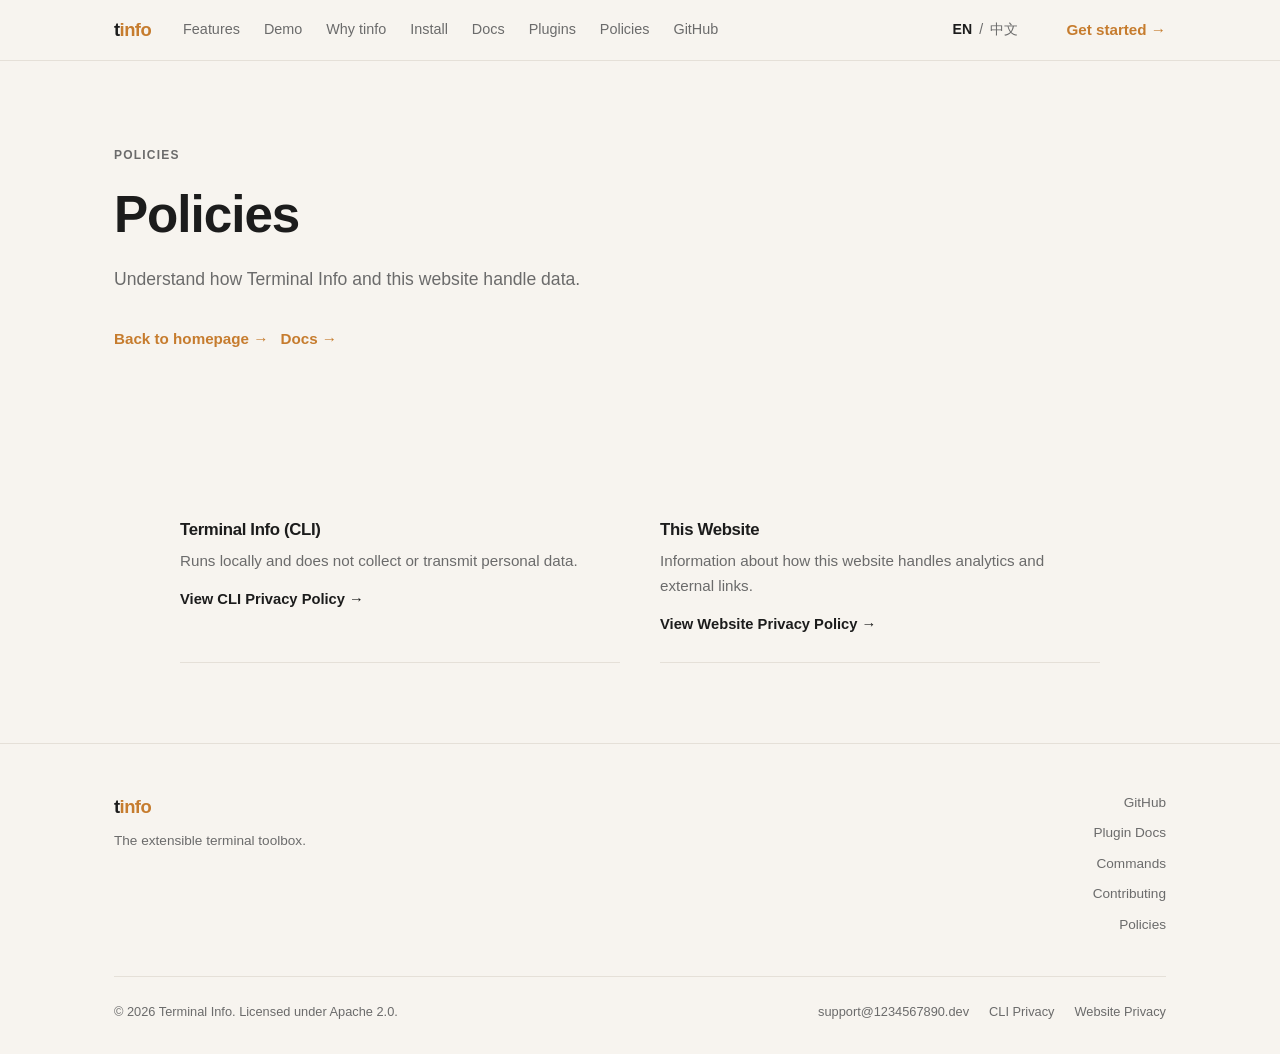
<file: website/policies/index.html>
<!DOCTYPE html>
<html lang="en">
  <head>
    <meta charset="UTF-8" />
    <meta name="viewport" content="width=device-width, initial-scale=1.0" />
    <title>tinfo Policies</title>
    <meta
      name="description"
      content="Understand how Terminal Info and this website handle data."
    />
    <link rel="stylesheet" href="../style.css" />
  </head>
  <body class="policy-page">
    <header class="site-header">
      <div class="container">
        <a class="brand" href="../">t<span>info</span></a>
        <nav class="site-nav" id="site-nav" aria-label="Primary">
          <a href="../#features" data-en="Features" data-zh="功能">Features</a>
          <a href="../#demo" data-en="Demo" data-zh="演示">Demo</a>
          <a href="../#comparison" data-en="Why tinfo" data-zh="为什么选择 tinfo">Why tinfo</a>
          <a href="../#install" data-en="Install" data-zh="安装">Install</a>
          <a href="../#docs" data-en="Docs" data-zh="文档">Docs</a>
          <a href="../#plugins" data-en="Plugins" data-zh="插件">Plugins</a>
          <a href="./" data-en="Policies" data-zh="政策">Policies</a>
          <a href="https://github.com/T-1234567890/terminal-info" data-en="GitHub" data-zh="GitHub">GitHub</a>
        </nav>
        <div class="lang-switcher" aria-label="Language switcher">
          <button type="button" class="lang-btn active" data-lang-btn="en">EN</button>
          <span>/</span>
          <button type="button" class="lang-btn" data-lang-btn="zh">中文</button>
        </div>
        <a class="btn nav-cta" href="../#install" data-en="Get started →" data-zh="开始使用 →">Get started &rarr;</a>
        <button class="hamburger" id="hamburger" aria-label="Toggle menu">
          <span></span><span></span><span></span>
        </button>
      </div>
    </header>

    <section class="hero">
      <div class="container">
        <div class="hero-inner">
          <div class="hero-copy">
            <div class="hero-badge" data-en="Policies" data-zh="政策">Policies</div>
            <h1 data-en="Policies" data-zh="政策">Policies</h1>
            <p class="hero-sub" data-en="Understand how Terminal Info and this website handle data." data-zh="了解 Terminal Info 与本网站如何处理数据。">
              Understand how Terminal Info and this website handle data.
            </p>
            <div class="hero-actions">
              <a class="btn" href="../" data-en="Back to homepage →" data-zh="返回首页 →">Back to homepage &rarr;</a>
              <a class="btn" href="https://github.com/T-1234567890/terminal-info/tree/main/docs" data-en="Docs →" data-zh="文档 →">Docs &rarr;</a>
            </div>
          </div>
        </div>
      </div>
    </section>

    <main class="section legal-page">
      <div class="container">
        <div class="policy-shell">
          <div class="policy-grid">
            <a class="policy-option" href="./cli/" data-reveal style="--reveal-delay: 0s;">
              <h3 data-en="Terminal Info (CLI)" data-zh="Terminal Info（CLI）">Terminal Info (CLI)</h3>
              <p data-en="Runs locally and does not collect or transmit personal data." data-zh="在本地运行，不收集也不传输个人数据。">Runs locally and does not collect or transmit personal data.</p>
              <span class="policy-link" data-en="View CLI Privacy Policy →" data-zh="查看 CLI 隐私政策 →">View CLI Privacy Policy &rarr;</span>
            </a>

            <a class="policy-option" href="./website/" data-reveal style="--reveal-delay: 0.06s;">
              <h3 data-en="This Website" data-zh="本网站">This Website</h3>
              <p data-en="Information about how this website handles analytics and external links." data-zh="关于本网站如何处理分析数据与外部链接的信息。">
                Information about how this website handles analytics and
                external links.
              </p>
              <span class="policy-link" data-en="View Website Privacy Policy →" data-zh="查看网站隐私政策 →">View Website Privacy Policy &rarr;</span>
            </a>
          </div>
        </div>
      </div>
    </main>

    <footer class="site-footer">
      <div class="container">
        <div class="footer-inner">
          <div>
            <div class="footer-brand">t<span>info</span></div>
            <div class="footer-tagline" data-en="The extensible terminal toolbox." data-zh="可扩展的终端工具箱。">The extensible terminal toolbox.</div>
          </div>
          <div class="footer-links">
            <a href="https://github.com/T-1234567890/terminal-info" data-en="GitHub" data-zh="GitHub">GitHub</a>
            <a href="https://github.com/T-1234567890/terminal-info/blob/main/docs/plugin-development.md" data-en="Plugin Docs" data-zh="插件文档">Plugin Docs</a>
            <a href="https://github.com/T-1234567890/terminal-info/blob/main/docs/commands.md" data-en="Commands" data-zh="命令">Commands</a>
            <a href="https://github.com/T-1234567890/terminal-info/blob/main/CONTRIBUTING.md" data-en="Contributing" data-zh="贡献">Contributing</a>
            <a href="./" data-en="Policies" data-zh="政策">Policies</a>
          </div>
        </div>
        <div class="footer-divider"></div>
        <div class="footer-bottom">
          <span class="footer-copy">&copy; 2026 Terminal Info. Licensed under Apache 2.0.</span>
          <div class="footer-legal">
            <a href="mailto:support@1234567890.dev">support@1234567890.dev</a>
            <a href="./cli/" data-en="CLI Privacy" data-zh="CLI 隐私">CLI Privacy</a>
            <a href="./website/" data-en="Website Privacy" data-zh="网站隐私">Website Privacy</a>
          </div>
        </div>
      </div>
    </footer>

    <script src="../script.js"></script>
  </body>
</html>
</file>
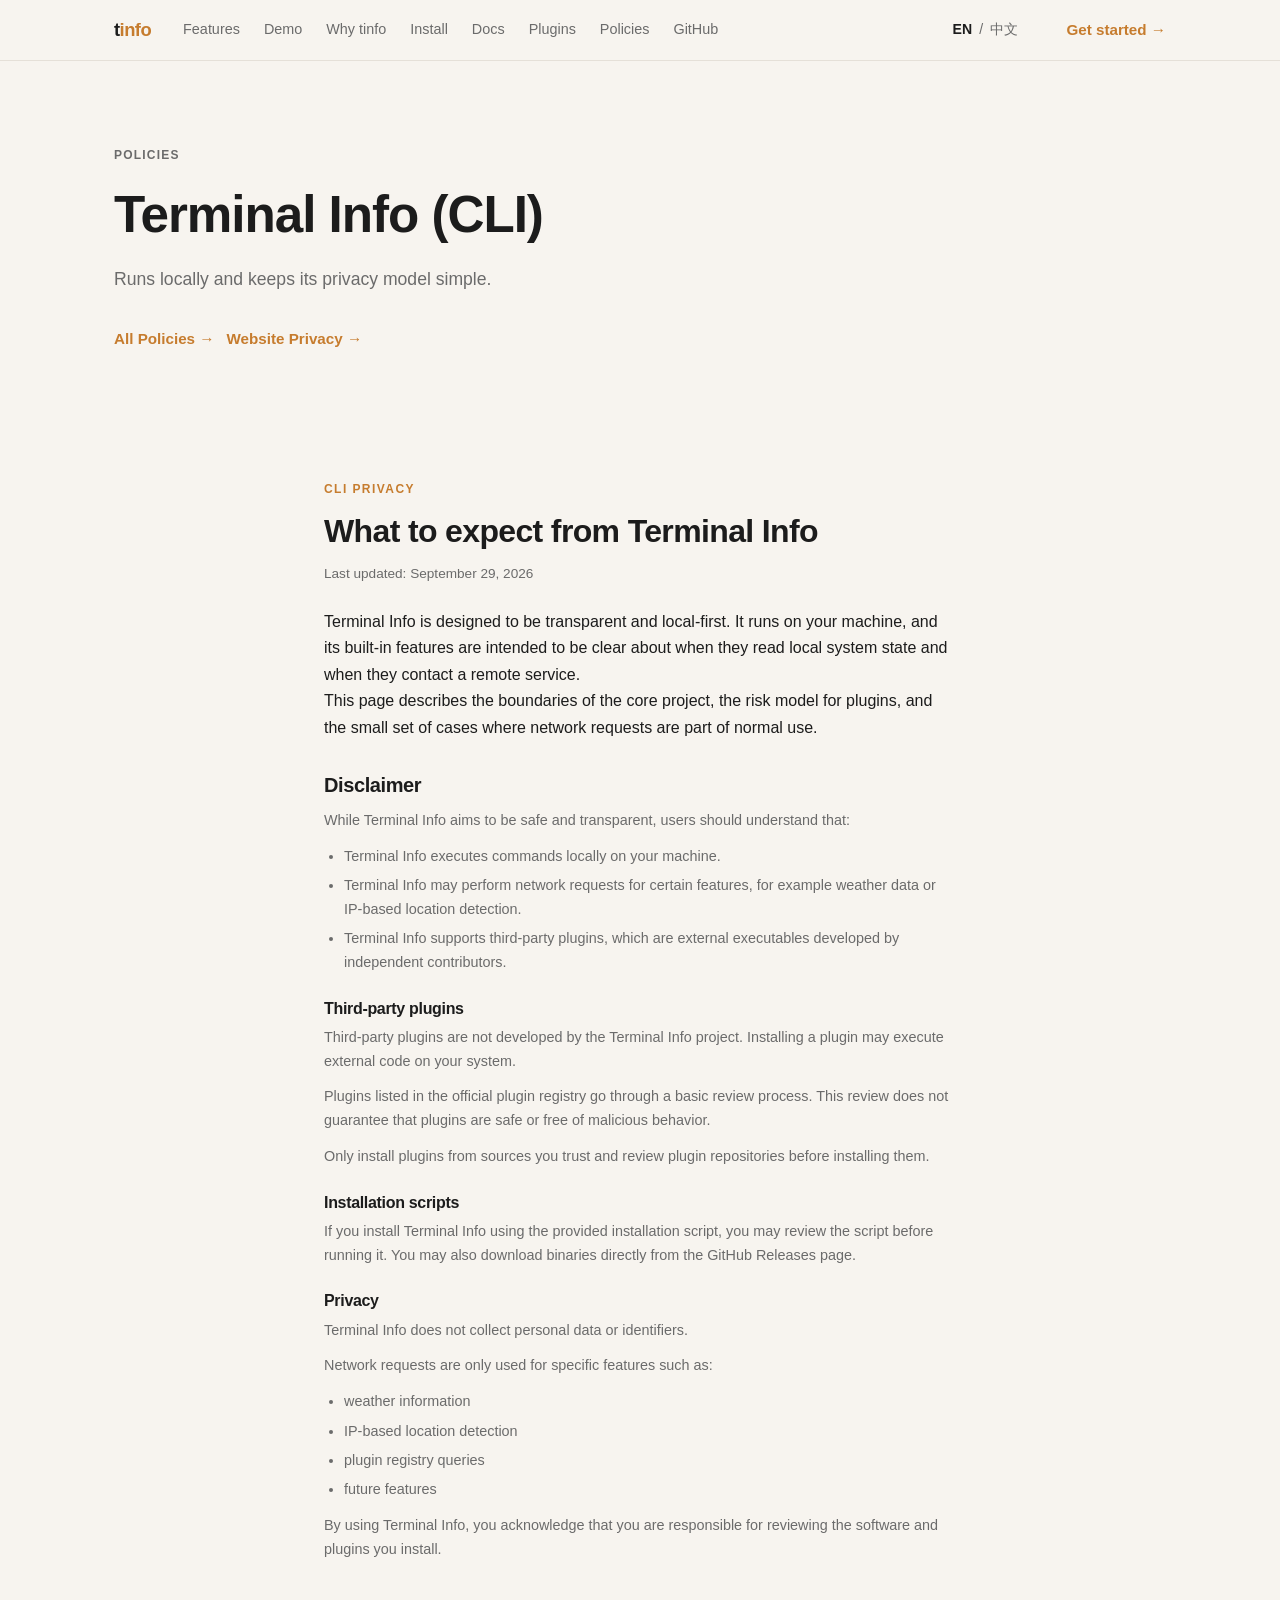
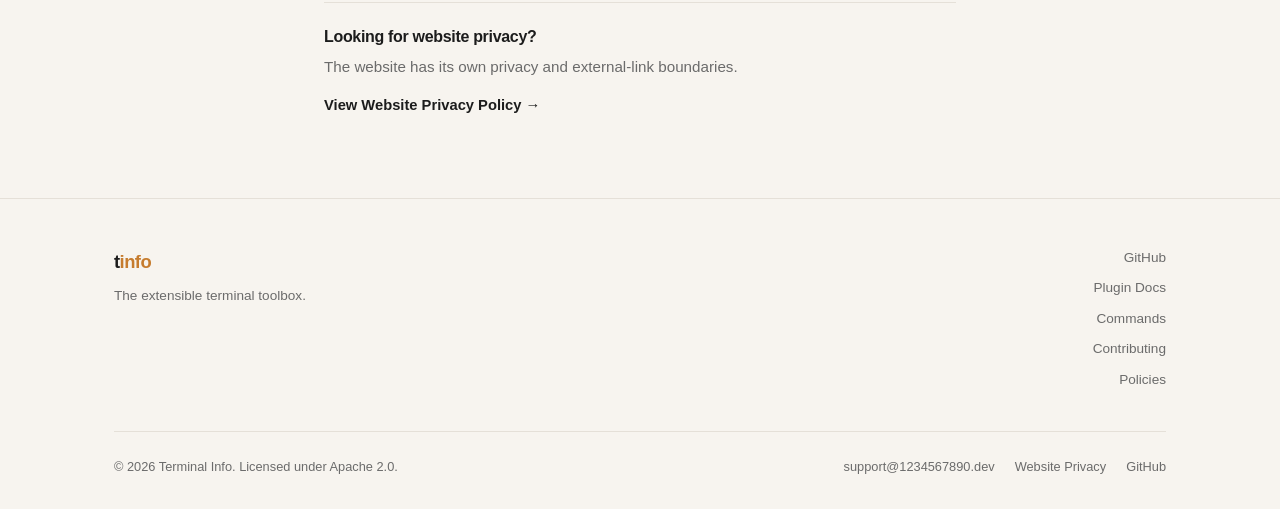
<file: website/policies/cli/index.html>
<!DOCTYPE html>
<html lang="en">
  <head>
    <meta charset="UTF-8" />
    <meta name="viewport" content="width=device-width, initial-scale=1.0" />
    <title>tinfo CLI Privacy Policy</title>
    <meta
      name="description"
      content="Privacy and security expectations for Terminal Info the CLI."
    />
    <link rel="stylesheet" href="../../style.css" />
  </head>
  <body class="policy-page">
    <header class="site-header">
      <div class="container">
        <a class="brand" href="../../">t<span>info</span></a>
        <nav class="site-nav" id="site-nav" aria-label="Primary">
          <a href="../../#features" data-en="Features" data-zh="功能">Features</a>
          <a href="../../#demo" data-en="Demo" data-zh="演示">Demo</a>
          <a href="../../#comparison" data-en="Why tinfo" data-zh="为什么选择 tinfo">Why tinfo</a>
          <a href="../../#install" data-en="Install" data-zh="安装">Install</a>
          <a href="../../#docs" data-en="Docs" data-zh="文档">Docs</a>
          <a href="../../#plugins" data-en="Plugins" data-zh="插件">Plugins</a>
          <a href="../" data-en="Policies" data-zh="政策">Policies</a>
          <a href="https://github.com/T-1234567890/terminal-info" data-en="GitHub" data-zh="GitHub">GitHub</a>
        </nav>
        <div class="lang-switcher" aria-label="Language switcher">
          <button type="button" class="lang-btn active" data-lang-btn="en">EN</button>
          <span>/</span>
          <button type="button" class="lang-btn" data-lang-btn="zh">中文</button>
        </div>
        <a class="btn nav-cta" href="../../#install" data-en="Get started →" data-zh="开始使用 →">Get started &rarr;</a>
        <button class="hamburger" id="hamburger" aria-label="Toggle menu">
          <span></span><span></span><span></span>
        </button>
      </div>
    </header>

    <section class="hero">
      <div class="container">
        <div class="hero-inner">
          <div class="hero-copy">
            <div class="hero-badge" data-en="Policies" data-zh="政策">Policies</div>
            <h1 data-en="Terminal Info (CLI)" data-zh="Terminal Info（CLI）">Terminal Info (CLI)</h1>
            <p class="hero-sub" data-en="Runs locally and keeps its privacy model simple." data-zh="在本地运行，并保持简洁清晰的隐私边界。">
              Runs locally and keeps its privacy model simple.
            </p>
            <div class="hero-actions">
              <a class="btn" href="../" data-en="All Policies →" data-zh="所有政策 →">All Policies &rarr;</a>
              <a class="btn" href="../website/" data-en="Website Privacy →" data-zh="网站隐私 →">Website Privacy &rarr;</a>
            </div>
          </div>
        </div>
      </div>
    </section>

    <main class="section legal-page">
      <div class="container legal-layout">
        <div class="section-copy">
          <p class="eyebrow" data-en="CLI Privacy" data-zh="CLI 隐私">CLI Privacy</p>
          <h2 class="legal-title" data-en="What to expect from Terminal Info" data-zh="关于 Terminal Info，你可以预期什么">What to expect from Terminal Info</h2>
          <p class="legal-updated" data-en="Last updated: September 29, 2026" data-zh="最后更新：2026年9月29日">Last updated: September 29, 2026</p>
          <p data-en="Terminal Info is designed to be transparent and local-first. It runs on your machine, and its built-in features are intended to be clear about when they read local system state and when they contact a remote service." data-zh="Terminal Info 的设计强调透明和本地优先。它运行在你的机器上，并尽量清楚说明何时读取本地系统状态、何时联系远程服务。">
            Terminal Info is designed to be transparent and local-first. It runs
            on your machine, and its built-in features are intended to be clear
            about when they read local system state and when they contact a
            remote service.
          </p>
          <p data-en="This page describes the boundaries of the core project, the risk model for plugins, and the small set of cases where network requests are part of normal use." data-zh="本页说明核心项目的边界、插件的风险模型，以及网络请求在正常使用中会出现的少数场景。">
            This page describes the boundaries of the core project, the risk
            model for plugins, and the small set of cases where network requests
            are part of normal use.
          </p>
        </div>

        <section class="disclaimer">
          <h2 data-en="Disclaimer" data-zh="免责声明">Disclaimer</h2>
          <p data-en="While Terminal Info aims to be safe and transparent, users should understand that:" data-zh="尽管 Terminal Info 致力于安全与透明，用户仍应了解：">
            While Terminal Info aims to be safe and transparent, users should
            understand that:
          </p>
          <ul>
            <li>Terminal Info executes commands locally on your machine.</li>
            <li>
              Terminal Info may perform network requests for certain features,
              for example weather data or IP-based location detection.
            </li>
            <li>
              Terminal Info supports third-party plugins, which are external
              executables developed by independent contributors.
            </li>
          </ul>

          <h3 data-en="Third-party plugins" data-zh="第三方插件">Third-party plugins</h3>
          <p>
            Third-party plugins are not developed by the Terminal Info project.
            Installing a plugin may execute external code on your system.
          </p>
          <p>
            Plugins listed in the official plugin registry go through a basic
            review process. This review does not guarantee that plugins are safe
            or free of malicious behavior.
          </p>
          <p>
            Only install plugins from sources you trust and review plugin
            repositories before installing them.
          </p>

          <h3 data-en="Installation scripts" data-zh="安装脚本">Installation scripts</h3>
          <p>
            If you install Terminal Info using the provided installation script,
            you may review the script before running it. You may also download
            binaries directly from the GitHub Releases page.
          </p>

          <h3 data-en="Privacy" data-zh="隐私">Privacy</h3>
          <p>Terminal Info does not collect personal data or identifiers.</p>
          <p>Network requests are only used for specific features such as:</p>
          <ul>
            <li>weather information</li>
            <li>IP-based location detection</li>
            <li>plugin registry queries</li>
            <li>future features</li>
          </ul>
          <p>
            By using Terminal Info, you acknowledge that you are responsible for
            reviewing the software and plugins you install.
          </p>
        </section>

        <section class="policy-note">
          <h3 data-en="Looking for website privacy?" data-zh="想查看网站隐私？">Looking for website privacy?</h3>
          <p data-en="The website has its own privacy and external-link boundaries." data-zh="网站有自己独立的隐私与外部链接边界。">
            The website has its own privacy and external-link boundaries.
          </p>
          <a class="policy-link" href="../website/" data-en="View Website Privacy Policy →" data-zh="查看网站隐私政策 →">View Website Privacy Policy &rarr;</a>
        </section>
      </div>
    </main>

    <footer class="site-footer">
      <div class="container">
        <div class="footer-inner">
          <div>
            <div class="footer-brand">t<span>info</span></div>
            <div class="footer-tagline" data-en="The extensible terminal toolbox." data-zh="可扩展的终端工具箱。">The extensible terminal toolbox.</div>
          </div>
          <div class="footer-links">
            <a href="https://github.com/T-1234567890/terminal-info" data-en="GitHub" data-zh="GitHub">GitHub</a>
            <a href="https://github.com/T-1234567890/terminal-info/blob/main/docs/plugin-development.md" data-en="Plugin Docs" data-zh="插件文档">Plugin Docs</a>
            <a href="https://github.com/T-1234567890/terminal-info/blob/main/docs/commands.md" data-en="Commands" data-zh="命令">Commands</a>
            <a href="https://github.com/T-1234567890/terminal-info/blob/main/CONTRIBUTING.md" data-en="Contributing" data-zh="贡献">Contributing</a>
            <a href="../" data-en="Policies" data-zh="政策">Policies</a>
          </div>
        </div>
        <div class="footer-divider"></div>
        <div class="footer-bottom">
          <span class="footer-copy">&copy; 2026 Terminal Info. Licensed under Apache 2.0.</span>
          <div class="footer-legal">
            <a href="mailto:support@1234567890.dev">support@1234567890.dev</a>
            <a href="../website/" data-en="Website Privacy" data-zh="网站隐私">Website Privacy</a>
            <a href="https://github.com/T-1234567890/terminal-info" data-en="GitHub" data-zh="GitHub">GitHub</a>
          </div>
        </div>
      </div>
    </footer>

    <script src="../../script.js"></script>
  </body>
</html>
</file>
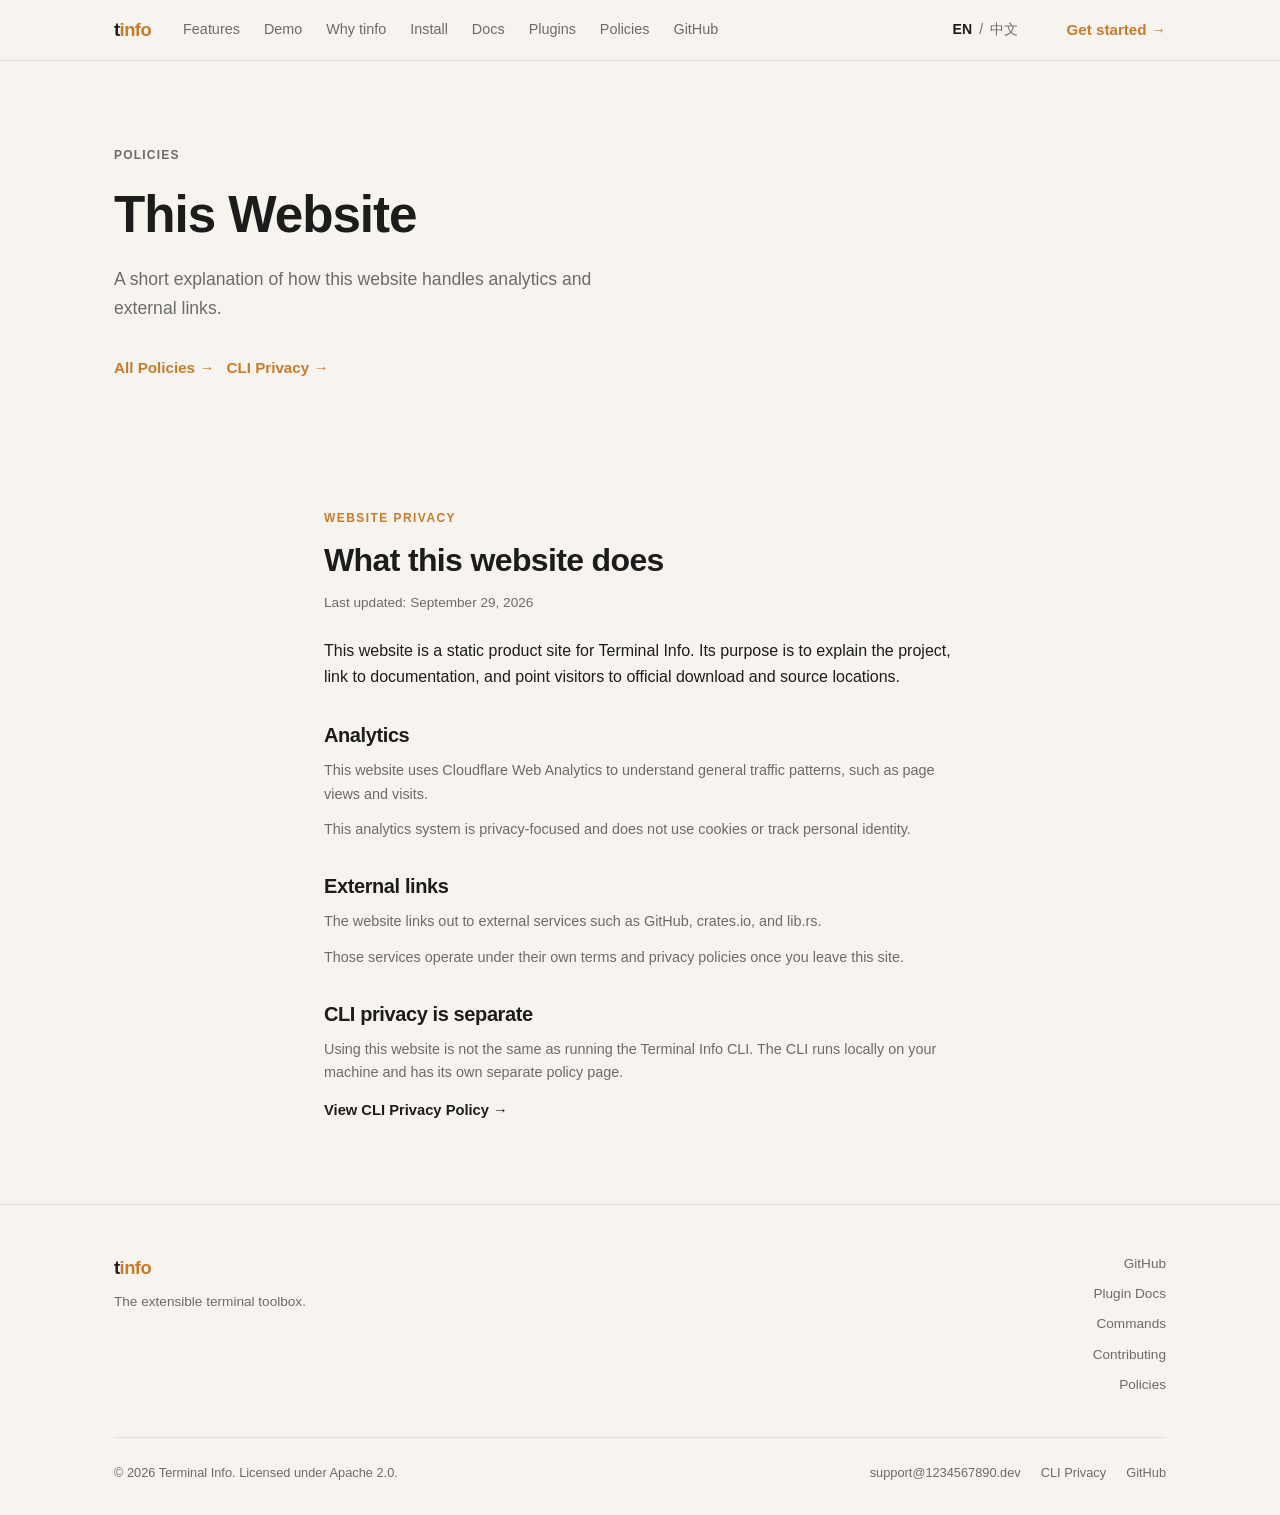
<file: website/policies/website/index.html>
<!DOCTYPE html>
<html lang="en">
  <head>
    <meta charset="UTF-8" />
    <meta name="viewport" content="width=device-width, initial-scale=1.0" />
    <title>tinfo Website Privacy Policy</title>
    <meta
      name="description"
      content="Privacy information for the tinfo website."
    />
    <link rel="stylesheet" href="../../style.css" />
  </head>
  <body class="policy-page">
    <header class="site-header">
      <div class="container">
        <a class="brand" href="../../">t<span>info</span></a>
        <nav class="site-nav" id="site-nav" aria-label="Primary">
          <a href="../../#features" data-en="Features" data-zh="功能">Features</a>
          <a href="../../#demo" data-en="Demo" data-zh="演示">Demo</a>
          <a href="../../#comparison" data-en="Why tinfo" data-zh="为什么选择 tinfo">Why tinfo</a>
          <a href="../../#install" data-en="Install" data-zh="安装">Install</a>
          <a href="../../#docs" data-en="Docs" data-zh="文档">Docs</a>
          <a href="../../#plugins" data-en="Plugins" data-zh="插件">Plugins</a>
          <a href="../" data-en="Policies" data-zh="政策">Policies</a>
          <a href="https://github.com/T-1234567890/terminal-info" data-en="GitHub" data-zh="GitHub">GitHub</a>
        </nav>
        <div class="lang-switcher" aria-label="Language switcher">
          <button type="button" class="lang-btn active" data-lang-btn="en">EN</button>
          <span>/</span>
          <button type="button" class="lang-btn" data-lang-btn="zh">中文</button>
        </div>
        <a class="btn nav-cta" href="../../#install" data-en="Get started →" data-zh="开始使用 →">Get started &rarr;</a>
        <button class="hamburger" id="hamburger" aria-label="Toggle menu">
          <span></span><span></span><span></span>
        </button>
      </div>
    </header>

    <section class="hero">
      <div class="container">
        <div class="hero-inner">
          <div class="hero-copy">
            <div class="hero-badge" data-en="Policies" data-zh="政策">Policies</div>
            <h1 data-en="This Website" data-zh="本网站">This Website</h1>
            <p class="hero-sub" data-en="A short explanation of how this website handles analytics and external links." data-zh="简要说明本网站如何处理分析数据与外部链接。">
              A short explanation of how this website handles analytics and
              external links.
            </p>
            <div class="hero-actions">
              <a class="btn" href="../" data-en="All Policies →" data-zh="所有政策 →">All Policies &rarr;</a>
              <a class="btn" href="../cli/" data-en="CLI Privacy →" data-zh="CLI 隐私 →">CLI Privacy &rarr;</a>
            </div>
          </div>
        </div>
      </div>
    </section>

    <main class="section legal-page">
      <div class="container legal-layout">
        <div class="section-copy">
          <p class="eyebrow" data-en="Website Privacy" data-zh="网站隐私">Website Privacy</p>
          <h2 class="legal-title" data-en="What this website does" data-zh="本网站做什么">What this website does</h2>
          <p class="legal-updated" data-en="Last updated: September 29, 2026" data-zh="最后更新：2026年9月29日">Last updated: September 29, 2026</p>
          <p data-en="This website is a static product site for Terminal Info. Its purpose is to explain the project, link to documentation, and point visitors to official download and source locations." data-zh="本网站是 Terminal Info 的静态产品网站，用于介绍项目、链接文档，并指向官方的下载和源码位置。">
            This website is a static product site for Terminal Info. Its purpose
            is to explain the project, link to documentation, and point
            visitors to official download and source locations.
          </p>
        </div>

        <section class="disclaimer">
          <h2 data-en="Analytics" data-zh="分析">Analytics</h2>
          <p data-en="This website uses Cloudflare Web Analytics to understand general traffic patterns, such as page views and visits." data-zh="本网站使用 Cloudflare Web Analytics 来了解一般流量模式，例如页面浏览量和访问次数。">
            This website uses Cloudflare Web Analytics to understand general
            traffic patterns, such as page views and visits.
          </p>
          <p data-en="This analytics system is privacy-focused and does not use cookies or track personal identity." data-zh="该分析系统注重隐私，不使用 Cookie，也不会追踪个人身份。">
            This analytics system is privacy-focused and does not use cookies
            or track personal identity.
          </p>

          <h2 data-en="External links" data-zh="外部链接">External links</h2>
          <p data-en="The website links out to external services such as GitHub, crates.io, and lib.rs." data-zh="本网站会链接到 GitHub、crates.io 和 lib.rs 等外部服务。">
            The website links out to external services such as GitHub,
            crates.io, and lib.rs.
          </p>
          <p data-en="Those services operate under their own terms and privacy policies once you leave this site." data-zh="一旦离开本网站，这些服务将按照它们各自的条款和隐私政策运行。">
            Those services operate under their own terms and privacy policies
            once you leave this site.
          </p>

          <h2 data-en="CLI privacy is separate" data-zh="CLI 隐私与网站分开">CLI privacy is separate</h2>
          <p data-en="Using this website is not the same as running the Terminal Info CLI. The CLI runs locally on your machine and has its own separate policy page." data-zh="使用本网站并不等同于运行 Terminal Info CLI。CLI 在你的机器上本地运行，并拥有独立的政策页面。">
            Using this website is not the same as running the Terminal Info CLI.
            The CLI runs locally on your machine and has its own separate policy
            page.
          </p>
          <a class="policy-link" href="../cli/" data-en="View CLI Privacy Policy →" data-zh="查看 CLI 隐私政策 →">View CLI Privacy Policy &rarr;</a>
        </section>
      </div>
    </main>

    <footer class="site-footer">
      <div class="container">
        <div class="footer-inner">
          <div>
            <div class="footer-brand">t<span>info</span></div>
            <div class="footer-tagline" data-en="The extensible terminal toolbox." data-zh="可扩展的终端工具箱。">The extensible terminal toolbox.</div>
          </div>
          <div class="footer-links">
            <a href="https://github.com/T-1234567890/terminal-info" data-en="GitHub" data-zh="GitHub">GitHub</a>
            <a href="https://github.com/T-1234567890/terminal-info/blob/main/docs/plugin-development.md" data-en="Plugin Docs" data-zh="插件文档">Plugin Docs</a>
            <a href="https://github.com/T-1234567890/terminal-info/blob/main/docs/commands.md" data-en="Commands" data-zh="命令">Commands</a>
            <a href="https://github.com/T-1234567890/terminal-info/blob/main/CONTRIBUTING.md" data-en="Contributing" data-zh="贡献">Contributing</a>
            <a href="../" data-en="Policies" data-zh="政策">Policies</a>
          </div>
        </div>
        <div class="footer-divider"></div>
        <div class="footer-bottom">
          <span class="footer-copy">&copy; 2026 Terminal Info. Licensed under Apache 2.0.</span>
          <div class="footer-legal">
            <a href="mailto:support@1234567890.dev">support@1234567890.dev</a>
            <a href="../cli/" data-en="CLI Privacy" data-zh="CLI 隐私">CLI Privacy</a>
            <a href="https://github.com/T-1234567890/terminal-info" data-en="GitHub" data-zh="GitHub">GitHub</a>
          </div>
        </div>
      </div>
    </footer>

    <script src="../../script.js"></script>
  </body>
</html>
</file>
<file: website/style.css>
/* =============================================
   Terminal Info — Landing Page Stylesheet
   ============================================= */

/* ---- CSS Custom Properties ---- */
:root {
  color-scheme: light;

  --bg: #F7F4EF;
  --bg-card: #F7F4EF;
  --bg-border: #E5E0D8;
  --bg-dark: #F7F4EF;
  --bg-dark-card: #F7F4EF;
  --bg-dark-border: #E5E0D8;

  --text: #1C1C1C;
  --text-muted: #6B6B6B;
  --text-light: #1C1C1C;
  --text-light-muted: #6B6B6B;

  --accent: #C67C2E;
  --accent-hover: #A7661F;
  --accent-2: #C67C2E;
  --accent-glow: transparent;

  /* Terminal */
  --term-bg: #F7F4EF;
  --term-text: #1C1C1C;
  --term-prompt: #C67C2E;
  --term-cmd: #1C1C1C;
  --term-output: #6B6B6B;
  --term-green: #1C1C1C;
  --term-red: #1C1C1C;

  /* Layout */
  --measure:      680px;
  --container:    1100px;
  --container-sm: 800px;

  /* Motion */
  --ease: cubic-bezier(0.22, 1, 0.36, 1);
  --ease-out: cubic-bezier(0.0, 0.0, 0.2, 1);

  /* Radius & shadow */
  --radius: 0;
  --radius-lg: 0;
  --shadow: none;
  --shadow-lg: none;
}

/* ---- Reset & Base ---- */
*, *::before, *::after { box-sizing: border-box; margin: 0; padding: 0; }

html { scroll-behavior: smooth; font-size: 16px; }

body {
  font-family: -apple-system, BlinkMacSystemFont, "Segoe UI", Helvetica, Arial, sans-serif;
  background: var(--bg);
  color: var(--text);
  line-height: 1.65;
  -webkit-font-smoothing: antialiased;
  text-rendering: optimizeLegibility;
}

img, svg { display: block; max-width: 100%; }

a {
  color: var(--accent);
  text-decoration: none;
  transition: color 0.15s;
}
a:hover { color: var(--accent-hover); text-decoration: underline; }

code, pre, .mono {
  font-family: "SF Mono", "Fira Code", "Fira Mono", Consolas, "Liberation Mono", monospace;
}

h1, h2, h3, h4 { line-height: 1.2; letter-spacing: -0.02em; }

/* ---- Utility ---- */
.container    { max-width: var(--container); margin-inline: auto; padding-inline: 1.5rem; }
.container-sm { max-width: var(--container-sm); margin-inline: auto; padding-inline: 1.5rem; }

.section { padding-block: 5rem; }
.section-sm { padding-block: 3rem; }

.eyebrow {
  font-size: 0.75rem;
  font-weight: 700;
  letter-spacing: 0.12em;
  text-transform: uppercase;
  color: var(--accent);
  margin-bottom: 0.75rem;
}

.btn {
  display: inline-flex;
  align-items: center;
  gap: 0.35rem;
  padding: 0;
  font-size: 0.95rem;
  font-weight: 600;
  cursor: pointer;
  transition: color 0.2s var(--ease), opacity 0.2s var(--ease);
  text-decoration: none;
  border: none;
  background: transparent;
  box-shadow: none;
  color: var(--accent);
}
.btn:hover { color: var(--accent-hover); text-decoration: underline; }
.btn-primary,
.btn-outline,
.btn-ghost {
  background: transparent;
  color: var(--accent);
  border: none;
  box-shadow: none;
}

/* ---- Site Header / Nav ---- */
.site-header {
  position: sticky;
  top: 0;
  z-index: 100;
  background: var(--bg);
  border-bottom: 1px solid var(--bg-border);
}

.site-header .container {
  display: flex;
  align-items: center;
  gap: 2rem;
  height: 60px;
}

.brand {
  font-size: 1.15rem;
  font-weight: 700;
  color: var(--text);
  letter-spacing: -0.03em;
  flex-shrink: 0;
  text-decoration: none;
}
.brand span { color: var(--accent); }
.brand:hover { text-decoration: none; color: var(--text); }

.site-nav {
  display: flex;
  align-items: center;
  gap: 1.5rem;
  flex: 1;
}
.site-nav a {
  font-size: 0.9rem;
  font-weight: 500;
  color: var(--text-muted);
  text-decoration: none;
  transition: color 0.15s;
}
.site-nav a:hover { color: var(--text); text-decoration: none; }

.lang-switcher {
  display: inline-flex;
  align-items: center;
  gap: 0.45rem;
  margin-left: auto;
  color: var(--text-muted);
  font-size: 0.88rem;
}
.lang-btn {
  border: none;
  background: transparent;
  color: var(--text-muted);
  font: inherit;
  cursor: pointer;
  padding: 0;
}
.lang-btn.active {
  color: var(--text);
  font-weight: 600;
}
.lang-btn:hover,
.lang-btn:focus-visible {
  color: var(--accent);
}

.site-header .nav-cta { margin-left: 1rem; }

.hamburger {
  display: none;
  flex-direction: column;
  gap: 5px;
  cursor: pointer;
  margin-left: auto;
  padding: 4px;
  background: none;
  border: none;
}
.hamburger span {
  display: block;
  width: 22px;
  height: 2px;
  background: var(--text);
  border-radius: 2px;
  transition: transform 0.2s, opacity 0.2s;
}

/* ---- Hero ---- */
.hero {
  background: var(--bg-dark);
  color: var(--text);
  padding-block: 5rem 4rem;
  overflow: hidden;
  position: relative;
}

.hero::before {
  content: none;
}

.hero-inner {
  display: grid;
  grid-template-columns: 1fr 1fr;
  gap: 3rem;
  align-items: center;
}

.hero-badge {
  display: inline-flex;
  align-items: center;
  gap: 0.4rem;
  color: var(--text-muted);
  font-size: 0.75rem;
  font-weight: 700;
  letter-spacing: 0.1em;
  text-transform: uppercase;
  margin-bottom: 1.25rem;
}

.hero h1 {
  font-size: clamp(2rem, 4vw, 3.25rem);
  font-weight: 800;
  color: var(--text);
  margin-bottom: 1.25rem;
  line-height: 1.15;
}

.hero h1 .highlight {
  color: var(--accent);
}

.hero-sub {
  font-size: 1.1rem;
  color: var(--text-light-muted);
  margin-bottom: 2rem;
  max-width: 520px;
}

.hero-actions {
  display: flex;
  flex-wrap: wrap;
  gap: 0.75rem;
  margin-bottom: 1.1rem;
}

.hero-install {
  position: relative;
  display: inline-flex;
  flex-direction: column;
  align-items: flex-start;
  margin-top: 1.75rem;
  max-width: 100%;
}
.hero-install-row {
  display: inline-flex;
  align-items: center;
  gap: 0.9rem;
  min-width: 0;
  white-space: nowrap;
}
.hero-install-label {
  color: var(--text);
  font-family: "SF Mono", "Fira Code", Consolas, monospace;
  font-size: 0.9rem;
}
.hero-install-actions {
  display: inline-flex;
  align-items: center;
  gap: 0.8rem;
  margin-top: 0.5rem;
}
.hero-install-actions a,
.hero-install-actions .copy-btn {
  flex-shrink: 0;
  padding: 0;
  background: transparent;
  border: none;
  color: var(--accent);
  cursor: pointer;
  font-size: 0.85rem;
  transition: color 0.2s var(--ease);
  white-space: nowrap;
  text-decoration: none;
}
.hero-install-actions a:hover,
.hero-install-actions a:focus-visible,
.hero-install-actions .copy-btn:hover {
  color: var(--accent-hover);
  text-decoration: underline;
}
.hero-install-actions .copy-btn.copied {
  color: var(--term-green);
}
.hero-install-expanded {
  position: static;
  max-width: min(100vw - 3rem, 38rem);
  margin-top: 0.45rem;
}

.hero-version-note {
  margin-top: 0.75rem;
  color: var(--text-muted);
  font-size: 0.88rem;
}

.hero-terminal {
  position: relative;
  z-index: 1;
}

/* ---- Terminal Window ---- */
.term-window {
  background: transparent;
  border: none;
  box-shadow: none;
  overflow: hidden;
  font-size: 0.82rem;
}

.term-titlebar {
  display: none;
}
.term-dot {
  width: 12px;
  height: 12px;
  border-radius: 50%;
}
.term-dot.red    { background: #ff5f57; }
.term-dot.yellow { background: #febc2e; }
.term-dot.green  { background: #28c840; }
.term-title {
  margin-left: auto;
  margin-right: auto;
  font-size: 0.72rem;
  color: var(--text-muted);
  letter-spacing: 0.05em;
}

.term-body {
  padding: 0;
  min-height: 240px;
  font-family: "SF Mono", "Fira Code", Consolas, monospace;
  line-height: 1.6;
  font-variant-ligatures: none;
}

.term-line {
  display: block;
  margin-bottom: 0.1rem;
  white-space: pre;
}
.term-ps   { color: var(--term-prompt); font-weight: 700; flex-shrink: 0; }
.term-cmd  { color: var(--term-cmd); }
.term-out  { color: var(--term-output); }
.term-out.good { color: var(--term-green); }
.term-out.bad  { color: var(--term-red); }
.term-out.label{ color: var(--term-prompt); }
.term-cursor   { display: inline-block; width: 8px; height: 1em; background: var(--term-prompt); vertical-align: middle; animation: blink 1s step-start infinite; }
.term-box-border { color: var(--text-muted); }
.term-title-txt  { color: var(--text); font-weight: 600; }
.term-key   { color: var(--text-muted); }
.term-val   { color: var(--term-text); }
.term-md-heading { color: var(--term-text); font-weight: 700; }
.term-md-bullet  { color: var(--term-output); padding-left: 1rem; position: relative; display: inline-block; }
.term-md-bullet::before { content: "•"; position: absolute; left: 0; color: var(--term-prompt); }
.term-md-code { color: var(--term-text); background: rgba(198, 124, 46, 0.12); padding: 0 0.25rem; }

.term-box {
  color: var(--term-text);
}

@keyframes blink { 50% { opacity: 0; } }

/* ---- Stats strip ---- */
.stats-strip {
  background: var(--bg-card);
  border-bottom: 1px solid var(--bg-border);
  padding-block: 1.25rem;
}
.stats-inner {
  display: flex;
  align-items: center;
  justify-content: space-around;
  gap: 1rem;
  flex-wrap: wrap;
}
.stat-item { text-align: center; }
.stat-num {
  font-size: 1.4rem;
  font-weight: 800;
  color: var(--accent);
  letter-spacing: -0.03em;
}
.stat-label {
  font-size: 0.75rem;
  color: var(--text-muted);
  font-weight: 500;
}

/* ---- Ecosystem availability ---- */
.availability-strip {
  padding-block: 1.4rem 0.5rem;
}
.availability-title {
  font-size: 0.72rem;
  letter-spacing: 0.1em;
  text-transform: uppercase;
  color: var(--text-muted);
  margin-bottom: 1rem;
  text-align: center;
}
.availability-row {
  display: flex;
  align-items: center;
  justify-content: center;
  gap: 1.75rem;
  flex-wrap: wrap;
}
.logo-link {
  display: inline-flex;
  align-items: center;
  justify-content: center;
  gap: 0.55rem;
  opacity: 0.66;
  transition: opacity 0.2s var(--ease), color 0.2s var(--ease), filter 0.2s var(--ease);
  text-decoration: none;
  color: var(--text);
}
.logo-link:hover,
.logo-link:focus-visible {
  opacity: 1;
  color: var(--accent);
  text-decoration: none;
}
.logo-icon {
  display: block;
  height: 1.15rem;
  width: auto;
  filter: brightness(0) saturate(100%);
}
.logo-fallback {
  display: inline-block;
  font-size: 0.95rem;
  font-weight: 500;
  color: inherit;
}
.logo-link.has-icon .logo-fallback {
  display: none;
}
.logo-text-only .logo-fallback {
  font-weight: 500;
}

/* ---- Features ---- */
.features { background: var(--bg); }
.features-grid {
  display: grid;
  grid-template-columns: repeat(3, 1fr);
  gap: 1.25rem;
  margin-top: 3rem;
}
.feature-card {
  background: transparent;
  border: none;
  padding: 1.25rem 0;
  transition: opacity 0.2s var(--ease);
}
.feature-icon {
  font-size: 1.75rem;
  margin-bottom: 1rem;
  display: block;
}
.feature-card h3 {
  font-size: 1rem;
  font-weight: 700;
  margin-bottom: 0.5rem;
  color: var(--text);
}
.feature-card p {
  font-size: 0.88rem;
  color: var(--text-muted);
  line-height: 1.6;
}

.section-header { margin-bottom: 0; }
.section-header h2 {
  font-size: clamp(1.6rem, 3vw, 2.4rem);
  font-weight: 800;
  margin-bottom: 0.75rem;
}
.section-header p {
  font-size: 1rem;
  color: var(--text-muted);
  max-width: 560px;
}

/* ---- Interactive Demo ---- */
.demo-section {
  background: var(--bg-dark);
  color: var(--text);
  padding-block: 6rem;
  position: relative;
  overflow: hidden;
}
.demo-section::before {
  content: none;
}

.demo-section .section-header h2 { color: var(--text); }
.demo-section .section-header p  { color: var(--text-muted); }

.demo-tabs {
  display: flex;
  flex-wrap: wrap;
  gap: 0;
  margin: 2.5rem 0 2.75rem;
}
.demo-tab {
  padding: 0.65rem 1.25rem;
  font-size: 0.82rem;
  font-weight: 600;
  cursor: pointer;
  border: none;
  background: transparent;
  color: var(--text-muted);
  transition: color 0.2s var(--ease);
}
.demo-tab:hover { color: var(--accent-hover); }
.demo-tab.active {
  color: var(--accent);
}

.demo-container {
  display: grid;
  grid-template-columns: minmax(0, 0.9fr) minmax(0, 1.6fr);
  gap: 5.5rem;
  align-items: start;
}

.demo-info {
  max-width: 32rem;
}

.demo-info h3 {
  font-size: 1.3rem;
  font-weight: 700;
  color: var(--text);
  margin-bottom: 0.75rem;
}
.demo-info p {
  font-size: 0.92rem;
  color: var(--text-light-muted);
  margin-bottom: 1.5rem;
  line-height: 1.7;
}
.demo-info ul {
  list-style: none;
  display: flex;
  flex-direction: column;
  gap: 0.75rem;
}
.demo-info li {
  font-size: 0.88rem;
  color: var(--text-light-muted);
  padding-left: 1.25rem;
  position: relative;
}
.demo-info li::before {
  content: "→";
  position: absolute;
  left: 0;
  color: var(--accent);
}

.demo-window {
  position: relative;
  z-index: 1;
  justify-self: end;
  width: min(100%, 56rem);
}

@media (max-width: 900px) {
  .demo-container {
    gap: 2.5rem;
  }
}

/* ---- Comparison ---- */
.comparison-section { background: var(--bg); }
.comparison-section .section-header { margin-bottom: 3rem; }

.comparison-group { margin-bottom: 3.5rem; }
.comparison-group h3 {
  font-size: 1.1rem;
  font-weight: 700;
  color: var(--text-muted);
  margin-bottom: 1rem;
  padding-bottom: 0.5rem;
  border-bottom: 1px solid var(--bg-border);
}

.comparison-table {
  width: 100%;
  border-collapse: collapse;
  font-size: 0.9rem;
  overflow: hidden;
}
.comparison-table th {
  background: transparent;
  color: var(--text-muted);
  padding: 0.75rem 1rem;
  text-align: left;
  font-weight: 600;
  font-size: 0.82rem;
  letter-spacing: 0.04em;
}
.comparison-table td {
  padding: 0.75rem 1rem;
  border-bottom: 1px solid var(--bg-border);
  vertical-align: middle;
  background: transparent;
}
.comparison-table tr:last-child td { border-bottom: none; }
.comparison-table tr.highlight td { background: transparent; }
.comparison-table tr.highlight td:first-child { font-weight: 700; color: var(--accent); }

.check { color: var(--term-green); font-weight: 700; }
.cross { color: var(--text-muted); }
.partial { color: var(--accent); }

/* ---- Installation ---- */
.install-section { background: var(--bg-card); }
.install-tabs {
  display: flex;
  gap: 0;
  border-bottom: 1px solid var(--bg-border);
  margin-bottom: 1.5rem;
}
.install-tab {
  padding: 0.65rem 1.25rem;
  font-size: 0.88rem;
  font-weight: 600;
  cursor: pointer;
  background: none;
  border: none;
  color: var(--text-muted);
  border-bottom: 2.5px solid transparent;
  margin-bottom: -2px;
  transition: color 0.15s, border-color 0.15s;
}
.install-tab:hover { color: var(--text); }
.install-tab.active { color: var(--accent); border-bottom-color: var(--accent); }

.install-content { display: none; }
.install-content.active { display: block; }

.code-block {
  background: transparent;
  border-radius: 0;
  border: 1px solid var(--bg-border);
  overflow: hidden;
  margin-bottom: 1rem;
  position: relative;
}
.code-block-header {
  display: flex;
  align-items: center;
  justify-content: space-between;
  padding: 0.5rem 1rem;
  background: transparent;
  border-bottom: 1px solid var(--bg-border);
  font-size: 0.72rem;
  color: var(--text-muted);
}
.code-block pre {
  padding: 1rem 1.25rem;
  margin: 0;
  color: var(--term-text);
  font-size: 0.85rem;
  overflow-x: auto;
  line-height: 1.7;
}
.code-block pre.install-command-display {
  white-space: pre-wrap;
  overflow-wrap: anywhere;
  word-break: break-word;
  min-height: 4.9rem;
}
.code-block .code-copy {
  background: none;
  border: none;
  color: var(--accent);
  font-size: 0.7rem;
  padding: 0;
  border-radius: 0;
  cursor: pointer;
  transition: color 0.15s;
}
.code-block .code-copy:hover { color: var(--accent-hover); text-decoration: underline; }
.code-block .code-copy.copied { color: var(--term-green); }

.install-note {
  font-size: 0.85rem;
  color: var(--text-muted);
  margin-top: 0.5rem;
}
.install-note a { color: var(--accent); }

.platform-chips {
  display: flex;
  flex-wrap: wrap;
  gap: 0.5rem;
  margin-bottom: 1.25rem;
}
.platform-chip {
  background: var(--bg);
  border: 1px solid var(--bg-border);
  border-radius: 999px;
  padding: 0.25rem 0.75rem;
  font-size: 0.75rem;
  font-weight: 600;
  color: var(--text-muted);
  display: flex;
  align-items: center;
  gap: 0.3rem;
}

.install-grid {
  display: grid;
  grid-template-columns: minmax(0, 0.78fr) minmax(0, 1.22fr);
  gap: 3rem;
  align-items: start;
}
.install-grid > div:last-child {
  width: 100%;
}
.install-desc h3 {
  font-size: 1.1rem;
  font-weight: 700;
  margin-bottom: 0.5rem;
}
.install-desc p {
  max-width: 26ch;
  font-size: 0.9rem;
  color: var(--text-muted);
  margin-bottom: 1rem;
}
.install-grid .code-block {
  width: 100%;
}

/* ---- Docs ---- */
.docs-section { background: var(--bg); }
.docs-inner {
  display: grid;
  grid-template-columns: 0.95fr 1.05fr;
  gap: 3.5rem;
  align-items: start;
}
.docs-copy h2 {
  font-size: clamp(1.5rem, 2.5vw, 2rem);
  font-weight: 800;
  margin-bottom: 1rem;
}
.docs-copy p {
  color: var(--text-muted);
  margin-bottom: 1.25rem;
  font-size: 0.95rem;
}
.docs-list {
  display: flex;
  flex-direction: column;
  gap: 1rem;
}
.doc-item {
  display: block;
  text-decoration: none;
  color: inherit;
  padding-bottom: 1rem;
  border-bottom: 1px solid var(--bg-border);
}
.doc-item:last-child {
  border-bottom: none;
  padding-bottom: 0;
}
.doc-name {
  display: block;
  color: var(--text);
  font-size: 1rem;
  font-weight: 700;
  margin-bottom: 0.3rem;
}
.doc-desc {
  display: block;
  color: var(--text-muted);
  font-size: 0.9rem;
  line-height: 1.55;
}
.doc-item:hover .doc-name,
.doc-item:focus-visible .doc-name {
  color: var(--accent);
}
.docs-more {
  padding-top: 0.4rem;
}
.docs-more .btn {
  font-size: 0.95rem;
}

/* ---- Plugin Ecosystem ---- */
.plugins-section { background: var(--bg); }
.plugins-inner {
  display: grid;
  grid-template-columns: 1fr 1fr;
  gap: 4rem;
  align-items: start;
}
.plugin-cmds {
  background: transparent;
  border-radius: 0;
  border: 1px solid var(--bg-border);
  overflow: hidden;
}
.plugin-cmds-header {
  padding: 0.75rem 1.25rem;
  background: transparent;
  border-bottom: 1px solid var(--bg-border);
  font-size: 0.72rem;
  color: var(--text-muted);
  font-family: monospace;
}
.plugin-cmd-list {
  padding: 1rem 1.25rem;
  display: flex;
  flex-direction: column;
  gap: 0.3rem;
}
.plugin-cmd-item {
  font-size: 0.82rem;
  font-family: "SF Mono", Consolas, monospace;
  color: var(--term-output);
  display: flex;
  gap: 0.75rem;
}
.plugin-cmd-item .pcmd { color: var(--term-cmd); }
.plugin-cmd-item .pdesc { color: var(--text-muted); font-style: italic; }

.plugins-copy h2 {
  font-size: clamp(1.5rem, 2.5vw, 2rem);
  font-weight: 800;
  margin-bottom: 1rem;
}
.plugins-copy p { color: var(--text-muted); margin-bottom: 1.25rem; font-size: 0.95rem; }
.plugins-copy .plugin-features {
  list-style: none;
  display: flex;
  flex-direction: column;
  gap: 0.6rem;
  margin-bottom: 1.5rem;
}
.plugins-copy .plugin-features li {
  font-size: 0.9rem;
  color: var(--text-muted);
  padding-left: 1.5rem;
  position: relative;
}
.plugins-copy .plugin-features li::before {
  content: "✓";
  position: absolute;
  left: 0;
  color: var(--term-green);
  font-weight: 700;
}

/* ---- Join us ---- */
.join-section {
  background: var(--bg);
}
.join-shell {
  max-width: 920px;
  margin-inline: auto;
}
.join-header .eyebrow {
  margin-bottom: 0;
}
.join-header h2 {
  margin-top: 8px;
}
.join-header p {
  margin-top: 14px;
}
.join-grid {
  display: grid;
  grid-template-columns: repeat(4, minmax(0, 1fr));
  gap: 1rem;
  margin-top: 40px;
}
.join-icon {
  font-size: 1.25rem;
  margin-bottom: 0.9rem;
}
.join-item h3 {
  font-size: 1rem;
  font-weight: 700;
  margin-bottom: 0.45rem;
}
.join-item p {
  color: var(--text-muted);
  font-size: 0.9rem;
  margin-bottom: 1rem;
}
.join-link {
  color: var(--text);
  font-size: 0.92rem;
  font-weight: 600;
  text-decoration: none;
}
.join-link:hover,
.join-link:focus-visible {
  color: var(--accent);
  text-decoration: none;
}

/* ---- Policy hub ---- */
.policy-shell {
  max-width: 920px;
  margin-inline: auto;
}
.policy-grid {
  display: grid;
  grid-template-columns: repeat(2, minmax(0, 1fr));
  gap: 2.5rem;
  margin-top: 2.5rem;
}
.policy-option {
  display: block;
  padding-bottom: 1.5rem;
  border-bottom: 1px solid var(--bg-border);
  text-decoration: none;
  color: inherit;
}
.policy-option:hover,
.policy-option:focus-visible {
  text-decoration: none;
}
.policy-option:hover .policy-link,
.policy-option:focus-visible .policy-link {
  color: var(--accent);
}
.policy-option h3 {
  font-size: 1.05rem;
  font-weight: 700;
  margin-bottom: 0.45rem;
}
.policy-option p {
  color: var(--text-muted);
  font-size: 0.95rem;
  margin-bottom: 0.85rem;
}
.policy-link {
  color: var(--text);
  font-size: 0.92rem;
  font-weight: 600;
}
.policy-note {
  margin-top: 2.5rem;
  padding-top: 1.5rem;
  border-top: 1px solid var(--bg-border);
}
.policy-note h3 {
  font-size: 1rem;
  font-weight: 700;
  margin-bottom: 0.5rem;
}
.policy-note p {
  color: var(--text-muted);
  font-size: 0.95rem;
  margin-bottom: 0.8rem;
}

/* ---- Footer ---- */
.site-footer {
  background: transparent;
  color: var(--text-muted);
  padding-block: 3rem 2rem;
  border-top: 1px solid var(--bg-dark-border);
}
.footer-inner {
  display: grid;
  grid-template-columns: 1fr auto;
  gap: 2rem;
  align-items: start;
  margin-bottom: 2.5rem;
}
.footer-brand {
  font-size: 1.15rem;
  font-weight: 800;
  color: var(--text);
  letter-spacing: -0.03em;
  margin-bottom: 0.5rem;
}
.footer-brand span { color: var(--accent); }
.footer-tagline { font-size: 0.85rem; color: var(--text-light-muted); }
.footer-links {
  display: flex;
  flex-direction: column;
  gap: 0.5rem;
  text-align: right;
}
.footer-links a {
  font-size: 0.85rem;
  color: var(--text-light-muted);
  text-decoration: none;
  transition: color 0.15s;
}
.footer-links a:hover { color: var(--accent-hover); text-decoration: underline; }
.footer-divider {
  height: 1px;
  background: var(--bg-dark-border);
  margin-bottom: 1.5rem;
}
.footer-bottom {
  display: flex;
  align-items: center;
  flex-wrap: wrap;
  gap: 1rem;
  justify-content: space-between;
}
.footer-copy {
  font-size: 0.8rem;
  color: var(--text-light-muted);
}
.footer-legal {
  display: flex;
  align-items: center;
  gap: 1.25rem;
}
.footer-legal a {
  font-size: 0.8rem;
  color: var(--text-light-muted);
  text-decoration: none;
}
.footer-legal a:hover { color: var(--accent-hover); }

.section,
.stats-strip,
.site-footer {
  opacity: 0;
  transform: translateY(10px);
  transition: opacity 0.6s var(--ease), transform 0.6s var(--ease);
}

.section.is-visible,
.stats-strip.is-visible,
.site-footer.is-visible {
  opacity: 1;
  transform: translateY(0);
}

[data-reveal] {
  opacity: 0;
  transform: translateY(12px);
  transition:
    opacity 0.68s var(--ease),
    transform 0.68s var(--ease);
  transition-delay: var(--reveal-delay, 0s);
}

[data-reveal].is-visible {
  opacity: 1;
  transform: translateY(0);
}

.term-animate {
  transition: opacity 0.45s var(--ease), transform 0.45s var(--ease);
}

@media (prefers-reduced-motion: reduce) {
  .section,
  .stats-strip,
  .site-footer,
  [data-reveal] {
    opacity: 1;
    transform: none;
    transition: none;
  }
}

/* ---- Legal Page ---- */
.legal-page { padding-block: 3rem 5rem; }
.legal-layout { max-width: var(--measure); }
.legal-title { font-size: 2rem; font-weight: 800; margin-bottom: 1.5rem; }
.legal-updated { margin: -0.75rem 0 1.5rem; color: var(--text-muted); font-size: 0.85rem; }
.section-copy { margin-bottom: 2rem; }
.disclaimer h2 {
  font-size: 1.25rem;
  font-weight: 700;
  margin-bottom: 0.75rem;
  margin-top: 2rem;
}
.disclaimer h3 {
  font-size: 1rem;
  font-weight: 700;
  margin-bottom: 0.5rem;
  margin-top: 1.5rem;
}
.disclaimer p { margin-bottom: 0.75rem; color: var(--text-muted); font-size: 0.9rem; }
.disclaimer ul {
  margin: 0.5rem 0 0.75rem 1.25rem;
  display: flex;
  flex-direction: column;
  gap: 0.35rem;
}
.disclaimer ul li { color: var(--text-muted); font-size: 0.9rem; }

/* ---- Responsive ---- */
@media (max-width: 900px) {
  .hero-inner { grid-template-columns: 1fr; }
  .hero-terminal { display: none; }
  .features-grid { grid-template-columns: repeat(2, 1fr); }
  .demo-container { grid-template-columns: 1fr; }
  .install-grid { grid-template-columns: 1fr; gap: 1.5rem; }
  .docs-inner { grid-template-columns: 1fr; gap: 2rem; }
  .plugins-inner { grid-template-columns: 1fr; }
  .policy-grid { grid-template-columns: 1fr; gap: 1.5rem; }
  .join-grid { grid-template-columns: repeat(2, minmax(0, 1fr)); }
  .footer-inner { grid-template-columns: 1fr; }
  .footer-links { text-align: left; }
}

@media (max-width: 620px) {
  .features-grid { grid-template-columns: 1fr; }
  .join-grid { grid-template-columns: 1fr; }
  .site-nav { display: none; }
  .site-nav.open {
    display: flex;
    flex-direction: column;
    position: fixed;
    inset: 60px 0 0 0;
    background: var(--bg);
    padding: 2rem;
    align-items: flex-start;
    z-index: 99;
  }
  .site-nav.open a { font-size: 1.1rem; padding: 0.5rem 0; }
  .hamburger { display: flex; }
  .nav-cta { display: none; }
  .lang-switcher { margin-left: auto; }
  .footer-bottom { flex-direction: column; align-items: flex-start; }
  .hero-install code { font-size: 0.72rem; }
  .hero-install-row {
    flex-wrap: wrap;
    row-gap: 0.5rem;
    white-space: normal;
  }
  .hero-install-expanded {
    position: static;
    margin-top: 0.55rem;
    max-width: 100%;
  }
}

@media (max-width: 400px) {
  .hero h1 { font-size: 1.75rem; }
  .hero-actions { flex-direction: column; }
  .hero-actions .btn { width: 100%; justify-content: center; }
}
</file>
